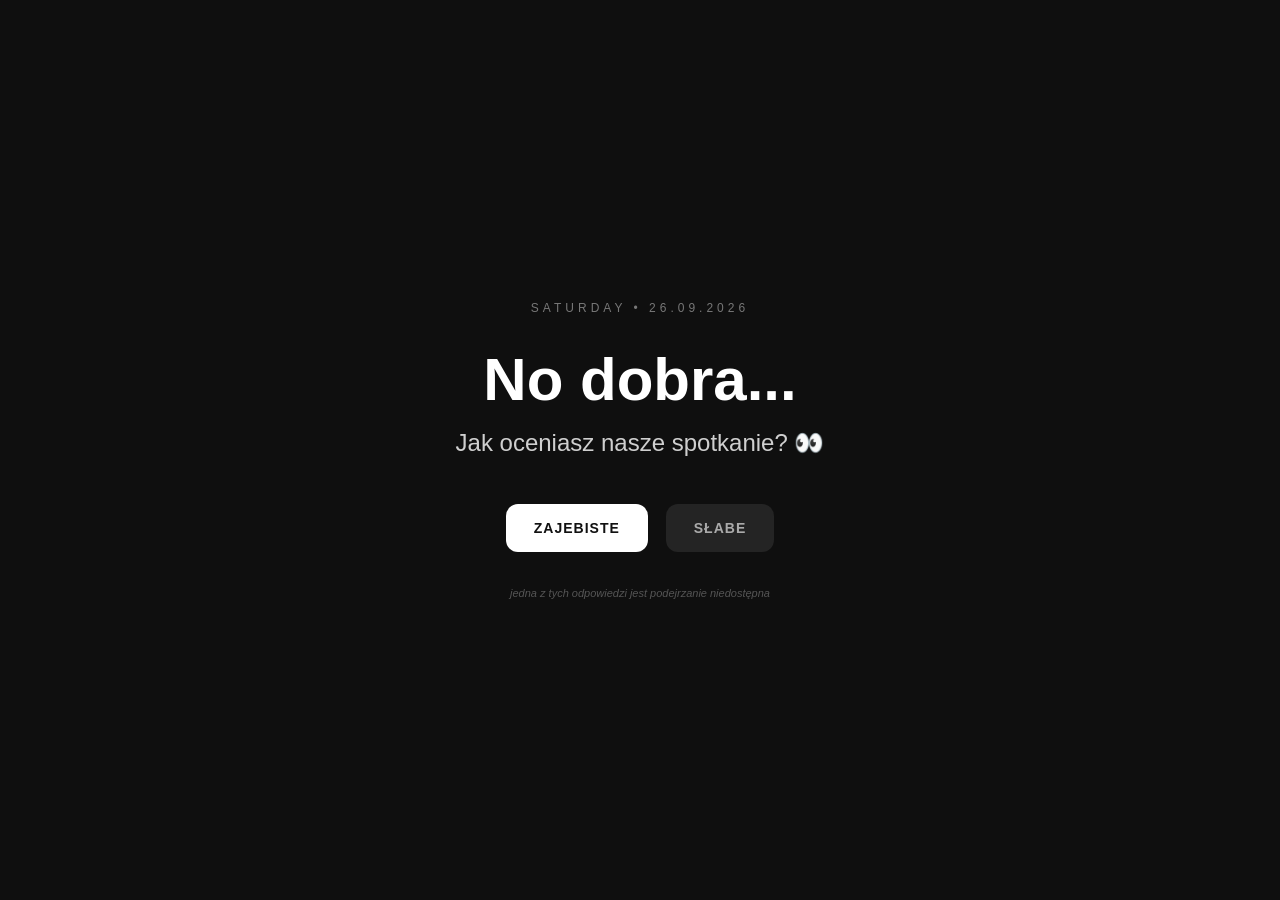
<file: index.html>
<!doctype html>
<html lang="pl">
  <head>
    <meta charset="UTF-8" />
    <meta name="viewport" content="width=device-width, initial-scale=1.0" />
    <title>👉🏼👈🏼</title>

    <link rel="stylesheet" href="style.css" />
  </head>

  <body>
    <main class="container">
      <div class="card">
        <p class="small-text">SATURDAY • 26.09.2026</p>

        <h1>No dobra...</h1>

        <h2>Jak oceniasz nasze spotkanie? 👀</h2>

        <div class="buttons">
          <button
            class="btn yes-btn"
            id="yesBtn"
            onclick="window.location.href = 'summary.html'"
          >
            ZAJEBISTE
          </button>

          <button class="btn no-btn" id="noBtn">SŁABE</button>
        </div>

        <p class="hint">jedna z tych odpowiedzi jest podejrzanie niedostępna</p>
      </div>
    </main>

    <script>
      const noBtn = document.getElementById("noBtn");

      function moveButton() {
        const buttonWidth = noBtn.offsetWidth;
        const buttonHeight = noBtn.offsetHeight;

        const maxX = window.innerWidth - buttonWidth - 20;
        const maxY = window.innerHeight - buttonHeight - 20;

        const randomX = Math.max(20, Math.random() * maxX);

        const randomY = Math.max(20, Math.random() * maxY);

        noBtn.style.position = "fixed";
        noBtn.style.left = randomX + "px";
        noBtn.style.top = randomY + "px";
      }

      noBtn.addEventListener("mouseenter", moveButton);

      noBtn.addEventListener("touchstart", function (event) {
        event.preventDefault();
        moveButton();
      });

      noBtn.addEventListener("click", function (event) {
        event.preventDefault();
        moveButton();
      });
    </script>
  </body>
</html>
</file>
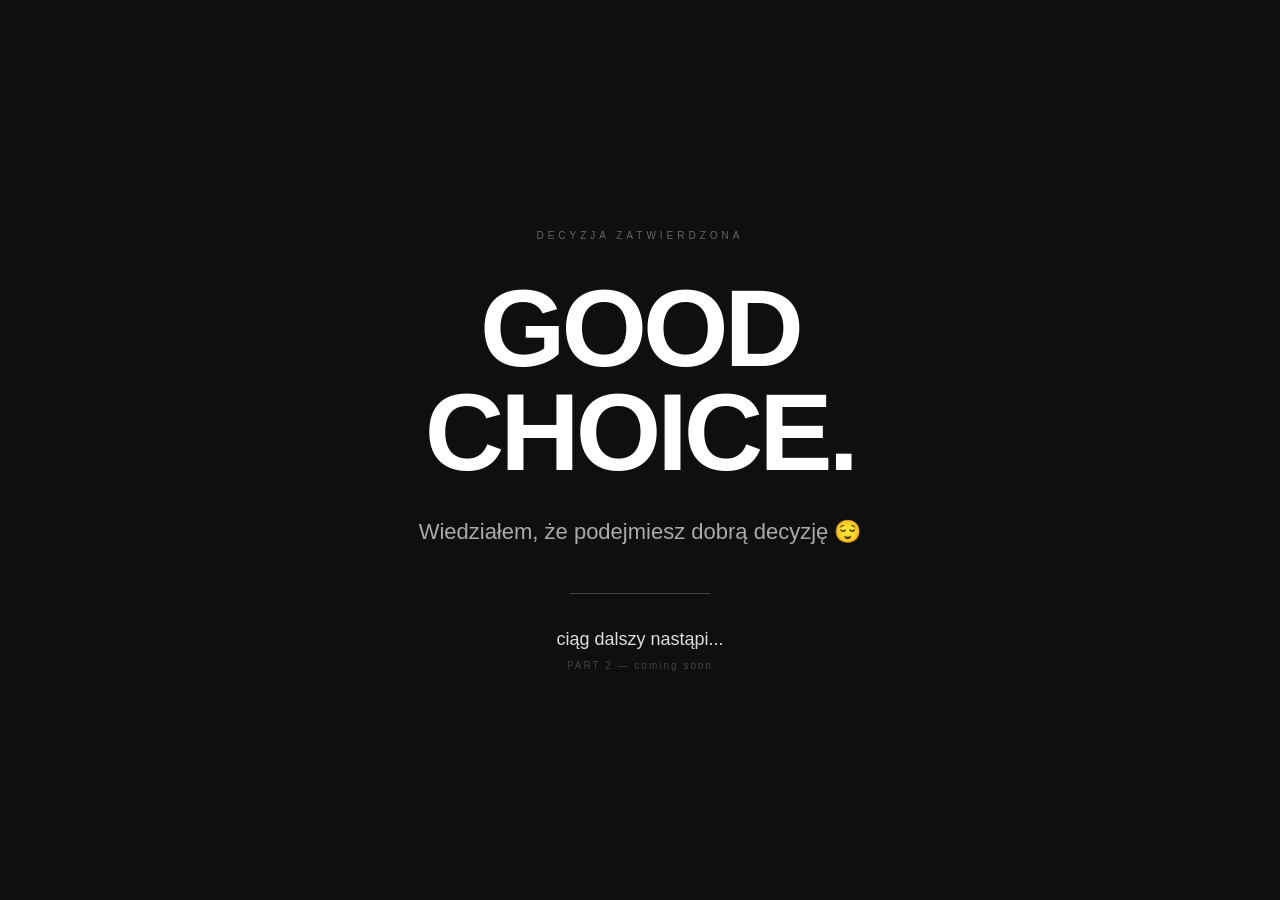
<file: goodchoice.html>
<!doctype html>
<html lang="pl">
  <head>
    <meta charset="UTF-8" />
    <meta name="viewport" content="width=device-width, initial-scale=1.0" />

    <title>buźka😘</title>

    <link rel="stylesheet" href="goodchoice.css" />
  </head>

  <body>
    <main class="container">
      <div class="card">
        <p class="small-text">DECYZJA ZATWIERDZONA</p>

        <h1>GOOD CHOICE.</h1>

        <p class="subtitle">Wiedziałem, że podejmiesz dobrą decyzję 😌</p>

        <div class="line"></div>

        <p class="ending">ciąg dalszy nastąpi...</p>

        <p class="tiny">PART 2 — coming soon</p>
      </div>
    </main>

    <script>
      const hearts = ["♡", "♥", "♡", "♡", "♥"];

      function createHeart() {
        const heart = document.createElement("span");

        heart.classList.add("heart");

        heart.innerText = hearts[Math.floor(Math.random() * hearts.length)];

        heart.style.left = Math.random() * 100 + "vw";

        const size = Math.random() * 14 + 12;

        heart.style.fontSize = size + "px";

        heart.style.animationDuration = Math.random() * 2 + 3 + "s";

        document.body.appendChild(heart);

        setTimeout(() => {
          heart.remove();
        }, 5500);
      }

      let heartCount = 0;

      const heartInterval = setInterval(() => {
        createHeart();

        heartCount++;

        if (heartCount >= 25) {
          clearInterval(heartInterval);
        }
      }, 120);
    </script>
  </body>
</html>
</file>
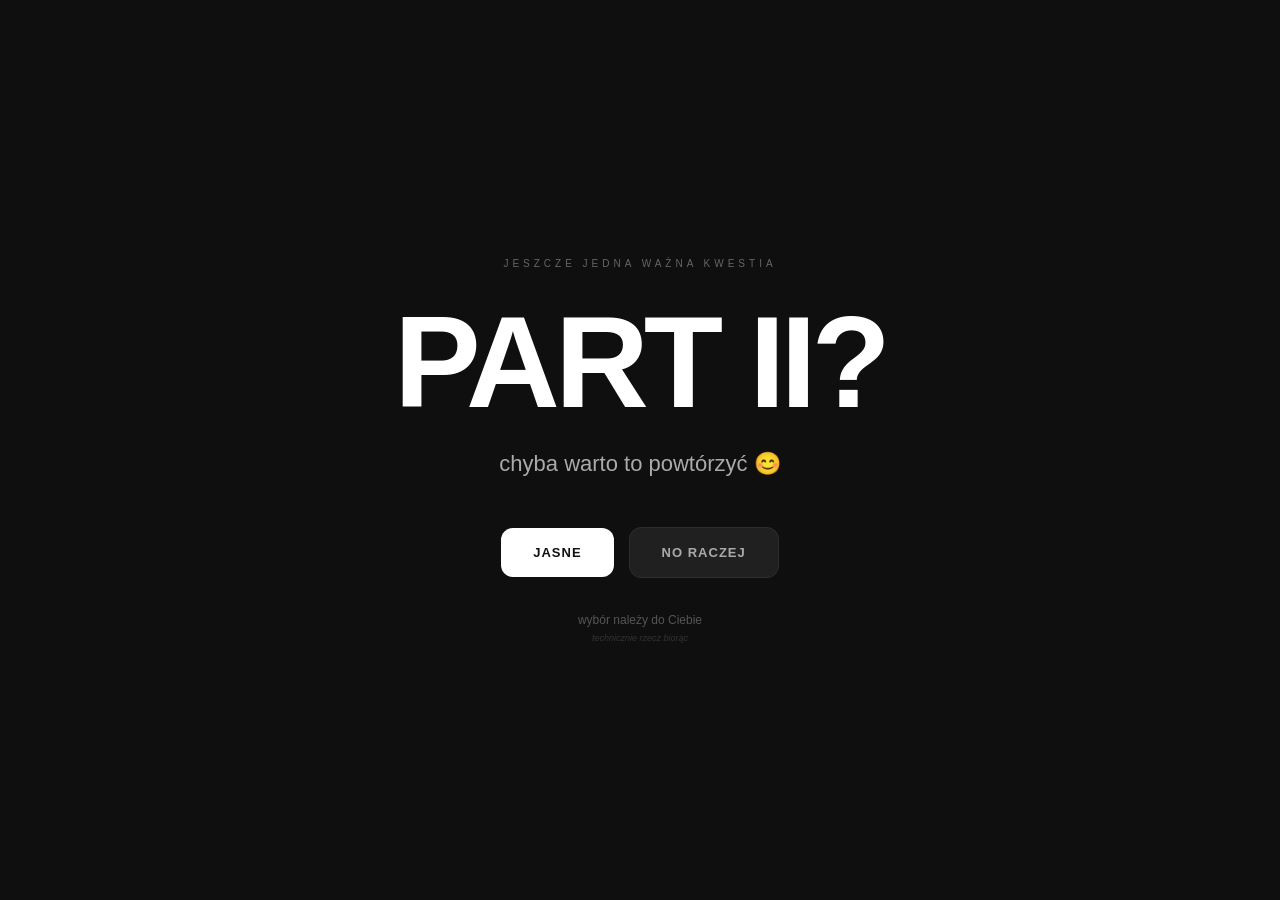
<file: part2.html>
<!doctype html>
<html lang="pl">
  <head>
    <meta charset="UTF-8" />
    <meta name="viewport" content="width=device-width, initial-scale=1.0" />

    <title>Part 2?</title>

    <link rel="stylesheet" href="part2.css" />
  </head>

  <body>
    <main class="container">
      <div class="card">
        <p class="small-text">JESZCZE JEDNA WAŻNA KWESTIA</p>

        <h1>PART II?</h1>

        <p class="subtitle">chyba warto to powtórzyć 😊</p>

        <div class="buttons">
          <a href="goodchoice.html" class="btn yes-btn"> JASNE </a>

          <a href="goodchoice.html" class="btn second-btn"> NO RACZEJ </a>
        </div>

        <p class="hint">wybór należy do Ciebie</p>

        <p class="tiny">technicznie rzecz biorąc</p>
      </div>
    </main>
  </body>
</html>
</file>
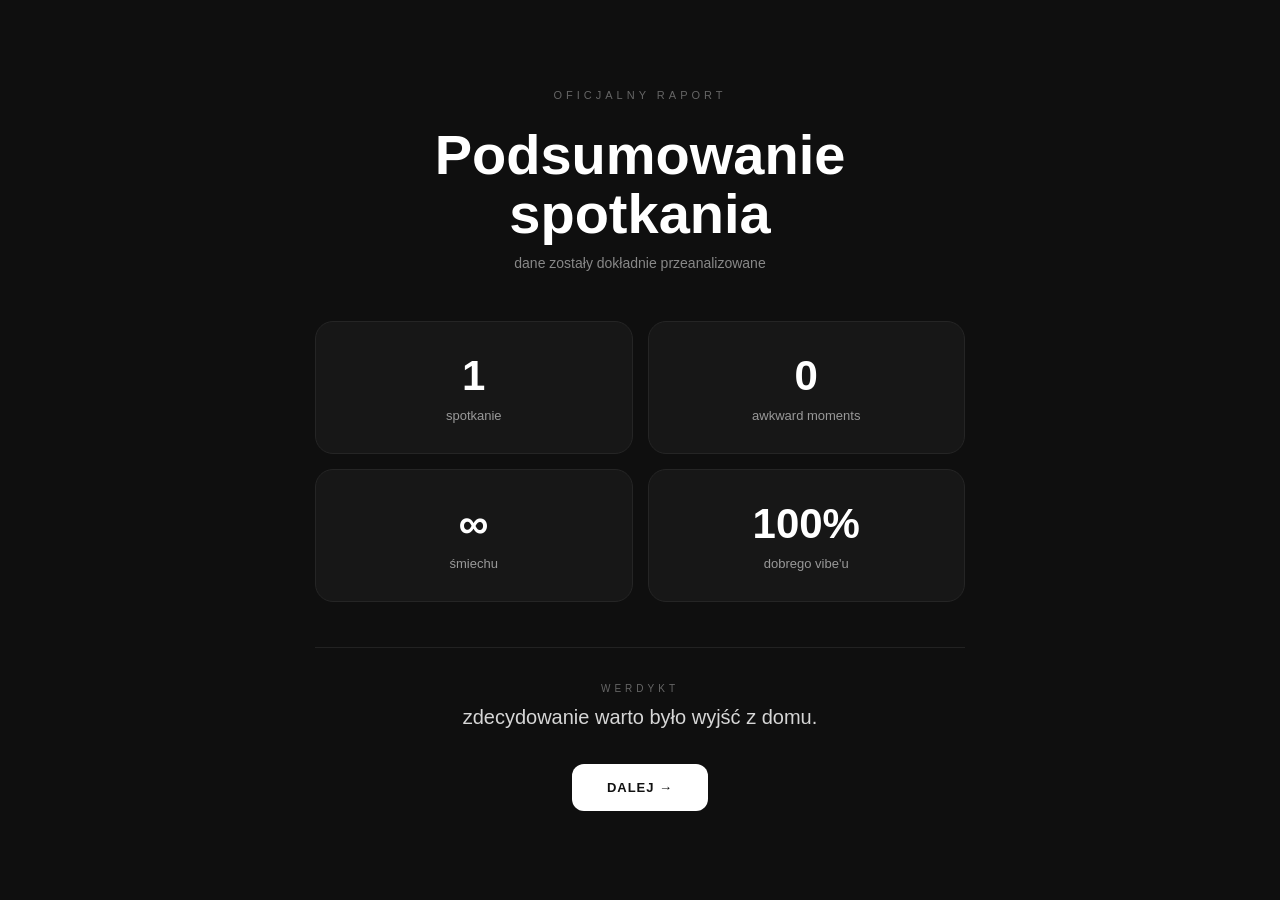
<file: summary.html>
<meta name="viewport" content="width=device-width, initial-scale=1.0">
    <title>Podsumowanie spotkania</title>

    <link rel="stylesheet" href="summary.css">
</head>

<body>

    <main class="container">

        <div class="card">

            <p class="small-text">OFICJALNY RAPORT</p>

            <h1>Podsumowanie spotkania</h1>

            <p class="subtitle">
                dane zostały dokładnie przeanalizowane
            </p>

            <section class="stats">

                <div class="stat">
                    <span class="number">1</span>
                    <span class="label">spotkanie</span>
                </div>

                <div class="stat">
                    <span class="number">0</span>
                    <span class="label">awkward moments</span>
                </div>

                <div class="stat">
                    <span class="number">∞</span>
                    <span class="label">śmiechu</span>
                </div>

                <div class="stat">
                    <span class="number">100%</span>
                    <span class="label">dobrego vibe'u</span>
                </div>

            </section>

            <div class="verdict">
                <p>WERDYKT</p>

                <h2>
                    zdecydowanie warto było wyjść z domu.
                </h2>
            </div>

            <a href="part2.html" class="next-btn">
                DALEJ →
            </a>

        </div>

    </main>

</body>
</html>
</file>
<file: style.css>
* {
  margin: 0;
  padding: 0;
  box-sizing: border-box;
}

body {
  min-height: 100vh;
  background: #0f0f0f;
  color: white;

  font-family: Arial, Helvetica, sans-serif;

  display: flex;
  justify-content: center;
  align-items: center;

  overflow: hidden;
}

.container {
  width: 100%;
  padding: 20px;
}

.card {
  width: 100%;
  max-width: 600px;
  margin: auto;

  text-align: center;
}

.small-text {
  font-size: 12px;
  letter-spacing: 4px;
  color: #777;

  margin-bottom: 30px;
}

h1 {
  font-size: clamp(40px, 10vw, 60px);
  margin-bottom: 12px;
}

h2 {
  font-size: clamp(19px, 5vw, 24px);
  font-weight: 400;
  line-height: 1.4;

  color: #cfcfcf;

  margin-bottom: 45px;
}

.buttons {
  display: flex;
  justify-content: center;
  align-items: center;
  gap: 18px;
}

.btn {
  border: none;

  padding: 16px 28px;

  font-size: 14px;
  font-weight: 700;
  letter-spacing: 1px;

  border-radius: 12px;

  cursor: pointer;

  transition:
    transform 0.2s ease,
    background 0.2s ease;

  -webkit-tap-highlight-color: transparent;
}

.yes-btn {
  background: white;
  color: #111;
}

.yes-btn:hover {
  transform: scale(1.07);
  background: #eeeeee;
}

.no-btn {
  background: #242424;
  color: #aaa;

  z-index: 10;
}

.hint {
  margin-top: 35px;

  font-size: 11px;
  color: #555;

  font-style: italic;
}

@media (max-width: 600px) {
  .card {
    padding: 10px;
  }

  .small-text {
    font-size: 10px;
    letter-spacing: 3px;
  }

  h1 {
    margin-bottom: 8px;
  }

  h2 {
    margin-bottom: 35px;
  }

  .buttons {
    gap: 12px;
  }

  .btn {
    padding: 15px 22px;
    font-size: 13px;
  }
}
</file>
<file: goodchoice.css>
* {
  margin: 0;
  padding: 0;
  box-sizing: border-box;
}

body {
  min-height: 100vh;

  background: #0f0f0f;
  color: white;

  font-family: Arial, Helvetica, sans-serif;

  display: flex;
  justify-content: center;
  align-items: center;

  padding: 20px;

  overflow: hidden;
}

.container {
  width: 100%;
}

.card {
  width: 100%;
  max-width: 700px;

  margin: auto;

  text-align: center;

  position: relative;
  z-index: 10;

  animation: fadeIn 1.2s ease;
}

.small-text {
  font-size: 10px;

  letter-spacing: 4px;

  color: #666;

  margin-bottom: 35px;

  animation: fadeUp 1s ease;
}

h1 {
  font-size: clamp(55px, 14vw, 110px);

  line-height: 0.95;

  letter-spacing: -4px;

  margin-bottom: 30px;

  animation: scaleIn 0.9s ease;
}

.subtitle {
  font-size: clamp(17px, 4vw, 22px);

  color: #aaa;

  line-height: 1.5;

  margin-bottom: 45px;

  animation: fadeUp 1.3s ease;
}

.line {
  width: 0;

  height: 1px;

  background: #444;

  margin: 0 auto 35px;

  animation: lineGrow 1.2s ease forwards;

  animation-delay: 0.5s;
}

.ending {
  font-size: 18px;

  color: #ddd;

  margin-bottom: 10px;

  opacity: 0;

  animation: fadeUp 1s ease forwards;

  animation-delay: 1s;
}

.tiny {
  font-size: 10px;

  letter-spacing: 2px;

  color: #444;

  opacity: 0;

  animation: fadeUp 1s ease forwards;

  animation-delay: 1.4s;
}

.heart {
  position: fixed;

  top: -30px;

  z-index: 1;

  color: white;

  pointer-events: none;

  opacity: 0;

  animation-name: heartFall;

  animation-timing-function: linear;
}

@keyframes fadeIn {
  from {
    opacity: 0;
  }

  to {
    opacity: 1;
  }
}

@keyframes fadeUp {
  from {
    opacity: 0;

    transform: translateY(20px);
  }

  to {
    opacity: 1;

    transform: translateY(0);
  }
}

@keyframes scaleIn {
  from {
    opacity: 0;

    transform: scale(0.85);
  }

  to {
    opacity: 1;

    transform: scale(1);
  }
}

@keyframes lineGrow {
  from {
    width: 0;
  }

  to {
    width: 140px;
  }
}

@keyframes heartFall {
  0% {
    transform: translateY(-20px) rotate(0deg);

    opacity: 0;
  }

  10% {
    opacity: 0.7;
  }

  80% {
    opacity: 0.5;
  }

  100% {
    transform: translateY(110vh) rotate(360deg);

    opacity: 0;
  }
}

@media (max-width: 600px) {
  .small-text {
    font-size: 9px;

    letter-spacing: 3px;
  }

  h1 {
    letter-spacing: -2px;
  }

  .subtitle {
    padding: 0 10px;
  }

  .ending {
    font-size: 17px;
  }
}
</file>
<file: part2.css>
* {
  margin: 0;
  padding: 0;
  box-sizing: border-box;
}

body {
  min-height: 100vh;

  background: #0f0f0f;
  color: white;

  font-family: Arial, Helvetica, sans-serif;

  display: flex;
  justify-content: center;
  align-items: center;

  padding: 20px;
}

.container {
  width: 100%;
}

.card {
  width: 100%;
  max-width: 650px;

  margin: auto;

  text-align: center;
}

.small-text {
  font-size: 10px;

  letter-spacing: 4px;

  color: #666;

  margin-bottom: 35px;
}

h1 {
  font-size: clamp(70px, 18vw, 130px);

  line-height: 0.9;

  letter-spacing: -5px;

  margin-bottom: 30px;
}

.subtitle {
  font-size: clamp(17px, 4vw, 22px);

  color: #aaa;

  margin-bottom: 50px;
}

.buttons {
  display: flex;

  justify-content: center;
  align-items: center;

  gap: 15px;

  margin-bottom: 35px;
}

.btn {
  text-decoration: none;

  padding: 17px 32px;

  border-radius: 12px;

  font-size: 13px;

  font-weight: 700;

  letter-spacing: 1px;

  transition:
    transform 0.2s ease,
    background 0.2s ease;
}

.yes-btn {
  background: white;

  color: #111;
}

.yes-btn:hover {
  transform: scale(1.07);

  background: #eeeeee;
}

.second-btn {
  background: #202020;

  color: #aaa;

  border: 1px solid #2d2d2d;
}

.second-btn:hover {
  transform: scale(1.05);

  background: #292929;
}

.hint {
  font-size: 12px;

  color: #555;

  margin-bottom: 6px;
}

.tiny {
  font-size: 9px;

  color: #333;

  font-style: italic;
}

/* TELEFON */

@media (max-width: 600px) {
  .card {
    padding: 10px;
  }

  .small-text {
    font-size: 9px;

    letter-spacing: 3px;

    margin-bottom: 30px;
  }

  h1 {
    letter-spacing: -3px;
  }

  .subtitle {
    margin-bottom: 40px;
  }

  .buttons {
    flex-direction: column;

    gap: 12px;

    width: 100%;
  }

  .btn {
    width: 100%;

    max-width: 270px;

    padding: 17px 25px;
  }
}
</file>
<file: summary.css>
* {
  margin: 0;
  padding: 0;
  box-sizing: border-box;
}

body {
  min-height: 100vh;

  background: #0f0f0f;
  color: white;

  font-family: Arial, Helvetica, sans-serif;

  display: flex;
  justify-content: center;
  align-items: center;

  padding: 30px 20px;
}

.container {
  width: 100%;
}

.card {
  width: 100%;
  max-width: 650px;

  margin: auto;

  text-align: center;
}

.small-text {
  font-size: 11px;
  letter-spacing: 4px;

  color: #666;

  margin-bottom: 25px;
}

h1 {
  font-size: clamp(36px, 8vw, 56px);

  line-height: 1.05;

  margin-bottom: 12px;
}

.subtitle {
  color: #888;

  font-size: 14px;

  margin-bottom: 50px;
}

.stats {
  display: grid;

  grid-template-columns: repeat(2, 1fr);

  gap: 15px;

  margin-bottom: 45px;
}

.stat {
  background: #171717;

  border: 1px solid #252525;

  border-radius: 18px;

  padding: 30px 15px;

  display: flex;
  flex-direction: column;

  transition:
    transform 0.2s ease,
    border 0.2s ease;
}

.stat:hover {
  transform: translateY(-4px);

  border-color: #444;
}

.number {
  font-size: 42px;

  font-weight: 700;

  margin-bottom: 8px;
}

.label {
  font-size: 13px;

  color: #999;
}

.verdict {
  border-top: 1px solid #222;

  padding-top: 35px;

  margin-bottom: 35px;
}

.verdict p {
  font-size: 10px;

  letter-spacing: 4px;

  color: #666;

  margin-bottom: 12px;
}

.verdict h2 {
  font-size: 20px;

  font-weight: 400;

  color: #d6d6d6;
}

.next-btn {
  display: inline-block;

  text-decoration: none;

  background: white;
  color: #111;

  padding: 16px 35px;

  border-radius: 12px;

  font-size: 13px;

  font-weight: 700;

  letter-spacing: 1px;

  transition:
    transform 0.2s ease,
    background 0.2s ease;
}

.next-btn:hover {
  transform: scale(1.05);

  background: #eeeeee;
}

@media (max-width: 600px) {
  body {
    padding: 25px 18px;
  }

  .small-text {
    font-size: 9px;

    letter-spacing: 3px;
  }

  .subtitle {
    margin-bottom: 35px;
  }

  .stats {
    gap: 10px;

    margin-bottom: 35px;
  }

  .stat {
    padding: 24px 10px;

    border-radius: 15px;
  }

  .number {
    font-size: 34px;
  }

  .label {
    font-size: 12px;
  }

  .verdict {
    padding-top: 28px;

    margin-bottom: 30px;
  }

  .verdict h2 {
    font-size: 17px;

    line-height: 1.4;
  }
}
</file>
